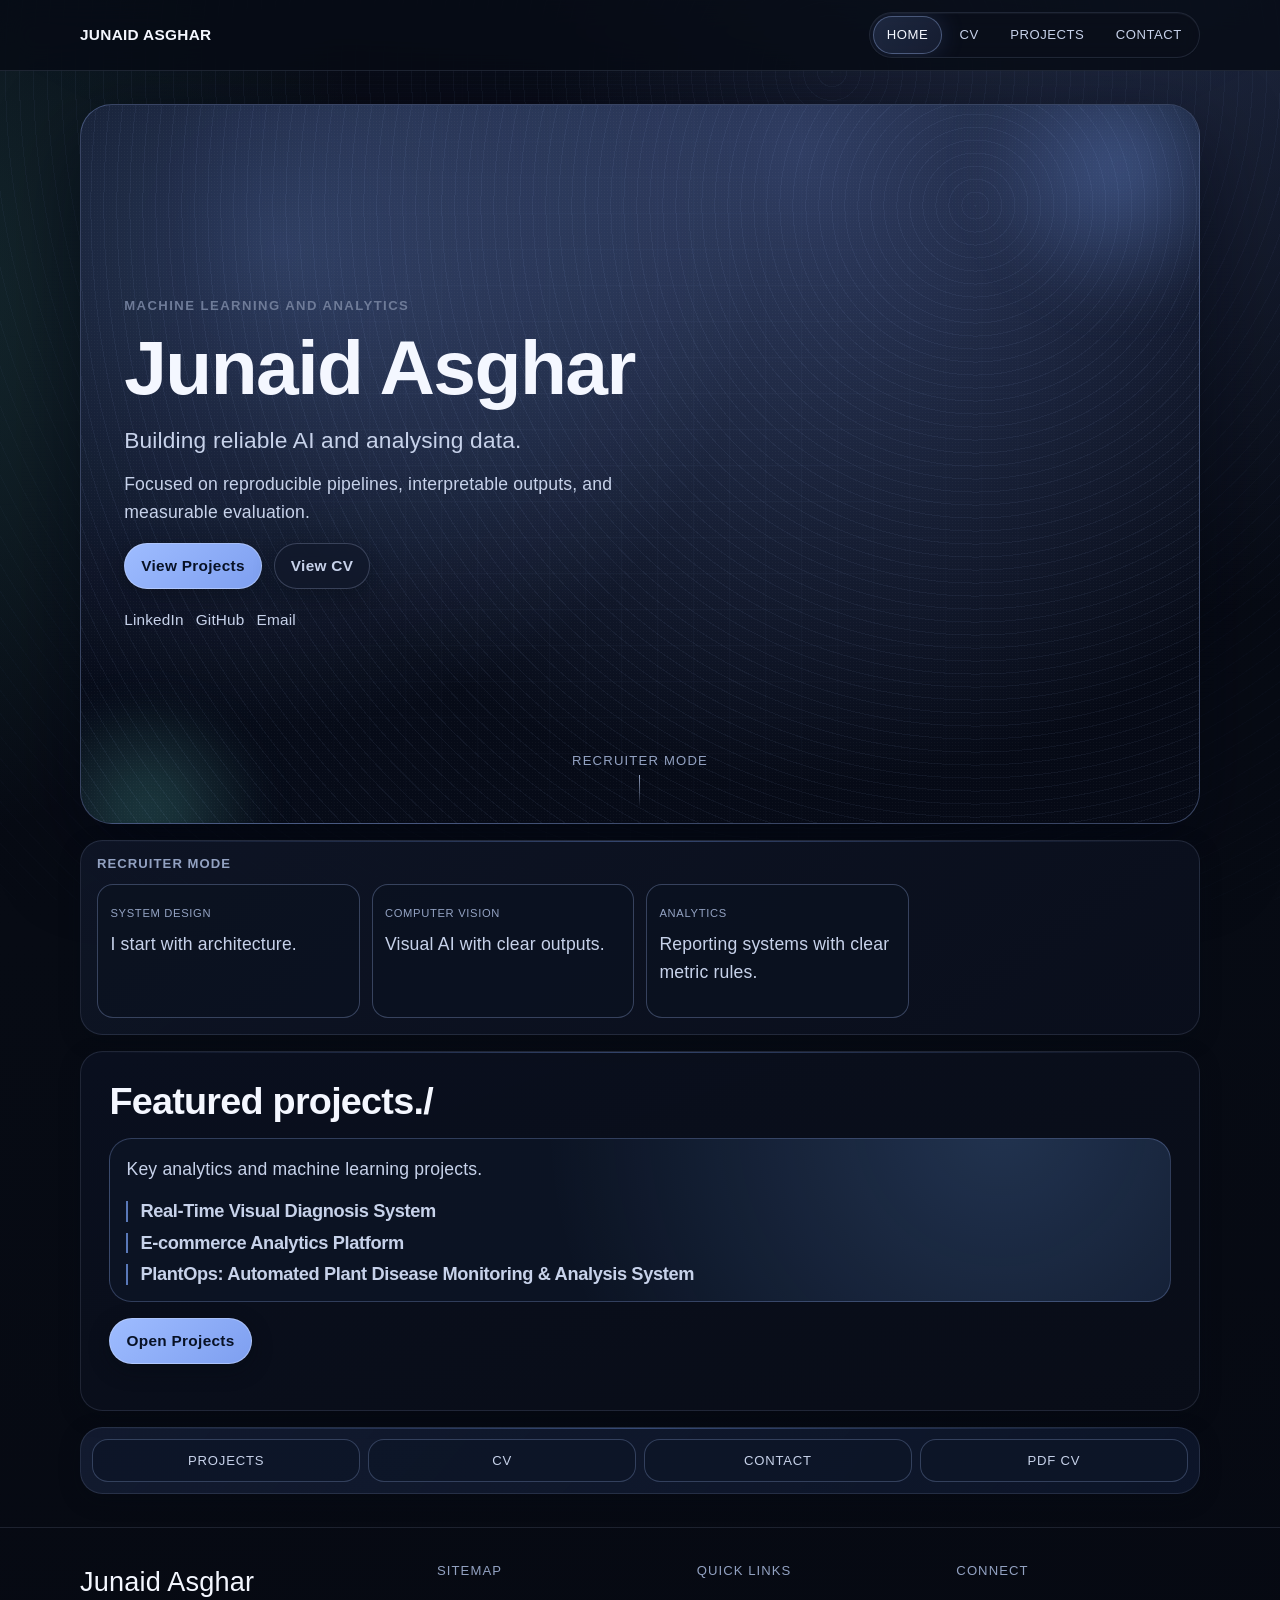
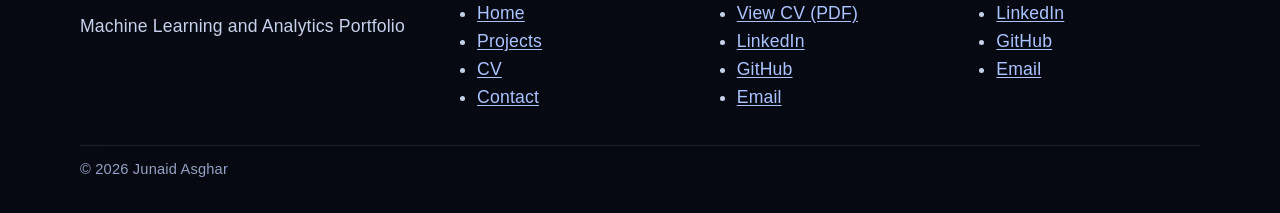
<file: index.html>
<!doctype html>
<html lang="en">
<head>
  <meta charset="utf-8" />
  <meta name="viewport" content="width=device-width,initial-scale=1" />
  <title>Junaid Asghar | Machine Learning and Analytics Portfolio</title>
  <meta name="description" content="Portfolio of Junaid Asghar, machine learning and analytics practitioner focused on machine learning systems, analytics, and applied AI delivery." />
  <meta property="og:title" content="Junaid Asghar | Machine Learning and Analytics Portfolio" />
  <meta property="og:description" content="Portfolio of Junaid Asghar, machine learning and analytics practitioner focused on machine learning systems, analytics, and applied AI delivery." />
  <meta property="og:type" content="website" />
  <meta property="og:url" content="https://jasgh14.github.io/index.html" />
  <meta property="og:site_name" content="Junaid Asghar Portfolio" />
  <meta name="twitter:card" content="summary_large_image" />
  <meta name="twitter:title" content="Junaid Asghar | Machine Learning and Analytics Portfolio" />
  <meta name="twitter:description" content="Portfolio of Junaid Asghar, machine learning and analytics practitioner focused on machine learning systems, analytics, and applied AI delivery." />
  <link rel="canonical" href="https://jasgh14.github.io/index.html" />
  <link rel="stylesheet" href="assets/css/theme.css" />
  <link rel="stylesheet" href="assets/css/base.css" />
  <link rel="stylesheet" href="assets/css/layout.css" />
  <link rel="stylesheet" href="assets/css/components.css" />
  <link rel="stylesheet" href="assets/css/utilities.css" />
  <link rel="stylesheet" href="assets/css/animations.css" />
  <link rel="stylesheet" href="assets/css/pages/home.css" />

  <script type="application/ld+json">
    {
      "@context": "https://schema.org",
      "@type": "Person",
      "name": "Junaid Asghar",
      "url": "https://jasgh14.github.io/index.html",
      "sameAs": [
        "https://www.linkedin.com/in/junaid-asghar453/",
        "https://github.com/jasgh14"
      ],
      "email": "Junaid453@outlook.com"
    }
  </script>
</head>
<body class="page-home">
  <a class="skip-link" href="#main-content">Skip to main content</a>
  <header class="site-header" data-site-header></header>

  <main id="main-content" class="site-main container">
    <section id="hero" class="hero hero--cinematic" data-reveal>
      <div class="hero__backdrop" aria-hidden="true">
        <span class="hero__grain"></span>
        <span class="hero__glow hero__glow--one"></span>
        <span class="hero__glow hero__glow--two"></span>
        <span class="hero__grid"></span>
      </div>

      <div class="hero__content">
        <p class="eyebrow hero__kicker" data-stagger data-hero-kicker>Machine Learning and Analytics</p>
        <h1 class="hero__name" data-stagger data-hero-name>Junaid Asghar</h1>
        <p class="hero__title" data-stagger data-hero-title>
          ML, analytics, and applied AI systems for practical technical delivery.
        </p>
        <p class="hero__intro muted" data-stagger data-hero-intro>
          I build dependable workflows that connect model development, evaluation, and user-facing outputs.
        </p>

        <div class="hero__cta" data-stagger>
          <a class="button button--cta" href="projects.html">View Projects</a>
          <a class="button button--ghost button--cta" href="assets/JunaidAsgharCV.pdf" target="_blank" rel="noreferrer" aria-label="View CV PDF (opens in a new tab)">View CV</a>
        </div>

        <ul class="hero__social" aria-label="Social links" data-stagger>
          <li><a href="https://www.linkedin.com/in/junaid-asghar453/" target="_blank" rel="noreferrer" aria-label="LinkedIn profile (opens in a new tab)">LinkedIn</a></li>
          <li><a href="https://github.com/jasgh14" target="_blank" rel="noreferrer" aria-label="GitHub profile (opens in a new tab)">GitHub</a></li>
          <li><a href="mailto:Junaid453@outlook.com" aria-label="Send email to Junaid Asghar">Email</a></li>
        </ul>
      </div>

      <a class="hero__scroll-cue" href="#recruiter-mode" aria-label="Scroll to Recruiter Mode">
        <span>Recruiter Mode</span>
      </a>
    </section>

    <section id="recruiter-mode" class="page-section recruiter-mode" data-reveal aria-labelledby="recruiter-mode-title">
      <h2 id="recruiter-mode-title">Recruiter Mode</h2>
      <ul class="recruiter-mode__list" data-home-focus></ul>
    </section>

    <section id="featured-preview" class="page-section featured-preview" data-reveal aria-labelledby="featured-preview-title">
      <div class="featured-preview__header">
        <h2 id="featured-preview-title">Featured projects./</h2>
      </div>
      <div class="featured-preview__panel" data-home-projects></div>
      <p class="featured-preview__cta"><a class="button button--cta" href="projects.html">Open Projects</a></p>
    </section>

    <nav id="home-dock" class="page-section quick-jump-dock" data-reveal aria-label="Quick jump links">
      <a href="projects.html"><span>Projects</span></a>
      <a href="cv.html"><span>CV</span></a>
      <a href="contact.html"><span>Contact</span></a>
      <a href="assets/JunaidAsgharCV.pdf" target="_blank" rel="noreferrer"><span>PDF CV</span></a>
    </nav>
  </main>

  <footer class="site-footer" data-site-footer></footer>

  <script type="module" src="assets/js/main.js"></script>
  <script type="module">
    import { renderHomePage } from "./assets/js/home.js";
    renderHomePage();
  </script>
</body>
</html>
</file>
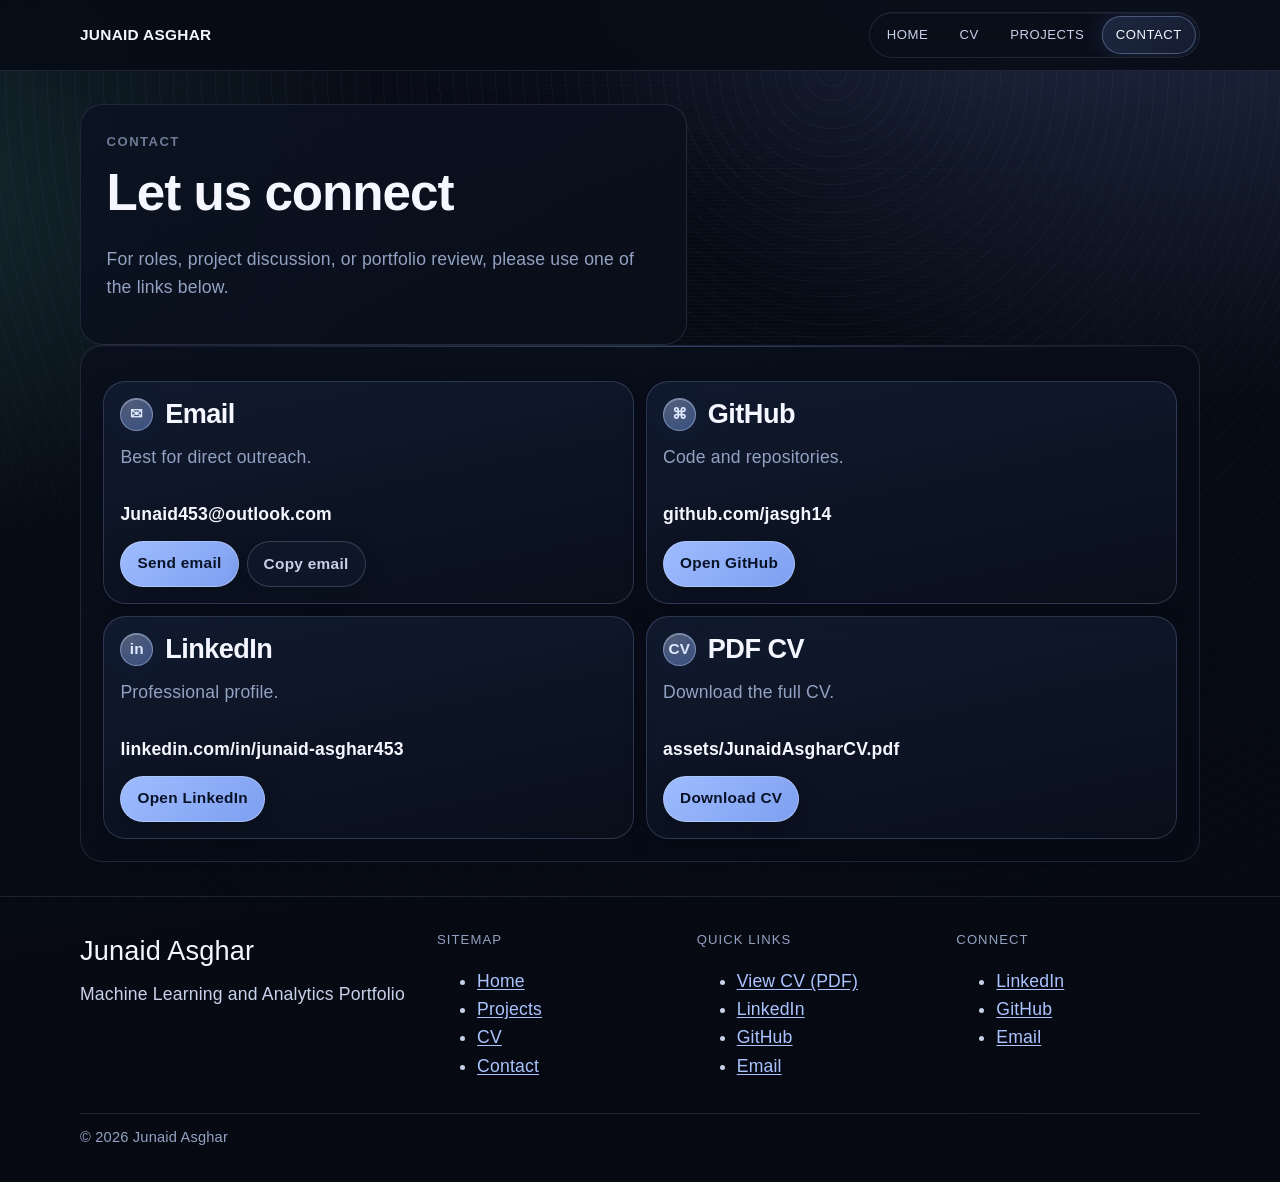
<file: contact.html>
<!doctype html>
<html lang="en">
<head>
  <meta charset="utf-8" />
  <meta name="viewport" content="width=device-width,initial-scale=1" />
  <title>Junaid Asghar | Contact</title>
  <meta name="description" content="Direct contact links for Junaid Asghar, including email, GitHub, LinkedIn, and CV download." />
  <meta property="og:title" content="Junaid Asghar | Contact" />
  <meta property="og:description" content="Direct contact links for Junaid Asghar, including email, GitHub, LinkedIn, and CV download." />
  <meta property="og:type" content="website" />
  <meta property="og:url" content="https://jasgh14.github.io/contact.html" />
  <meta property="og:site_name" content="Junaid Asghar Portfolio" />
  <meta name="twitter:card" content="summary_large_image" />
  <meta name="twitter:title" content="Junaid Asghar | Contact" />
  <meta name="twitter:description" content="Direct contact links for Junaid Asghar, including email, GitHub, LinkedIn, and CV download." />
  <link rel="canonical" href="https://jasgh14.github.io/contact.html" />
  <link rel="stylesheet" href="assets/css/theme.css" />
  <link rel="stylesheet" href="assets/css/base.css" />
  <link rel="stylesheet" href="assets/css/layout.css" />
  <link rel="stylesheet" href="assets/css/components.css" />
  <link rel="stylesheet" href="assets/css/utilities.css" />
  <link rel="stylesheet" href="assets/css/animations.css" />
  <link rel="stylesheet" href="assets/css/pages/contact.css" />
</head>
<body class="page-contact">
  <a class="skip-link" href="#main-content">Skip to main content</a>
  <header class="site-header" data-site-header></header>

  <main id="main-content" class="site-main container">
    <section class="page-section contact-hero stack" data-reveal>
      <p class="eyebrow">Contact</p>
      <h1>Let us connect</h1>
      <p class="muted" data-contact-intro></p>
    </section>

    <section class="page-section contact-panel stack" data-reveal>
      <h2 class="sr-only">Contact links</h2>
      <div class="contact-cards" data-contact-cards></div>
    </section>
  </main>

  <div class="copy-toast" role="status" aria-live="polite" data-copy-toast hidden></div>

  <footer class="site-footer" data-site-footer></footer>

  <script type="module" src="assets/js/main.js"></script>
  <script type="module">
    import { renderContactPage } from "./assets/js/contact.js";
    renderContactPage();
  </script>
</body>
</html>
</file>
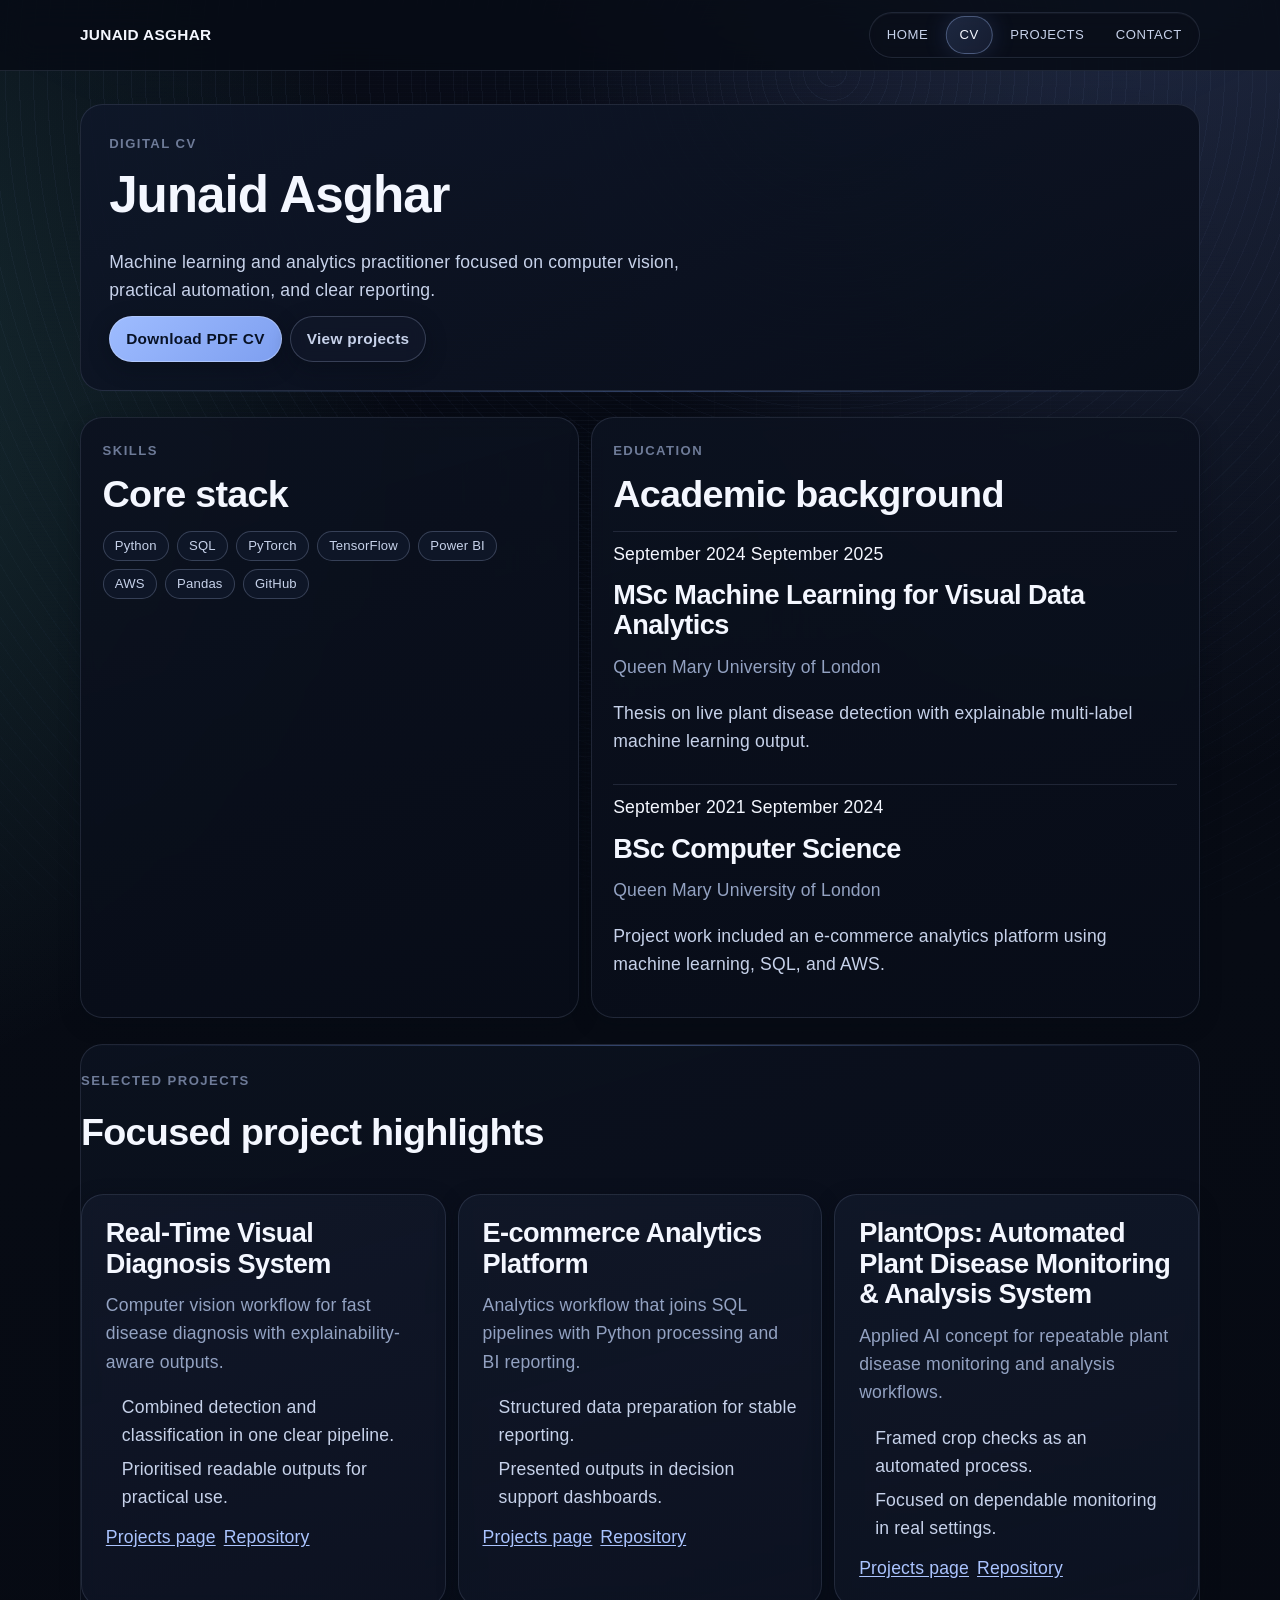
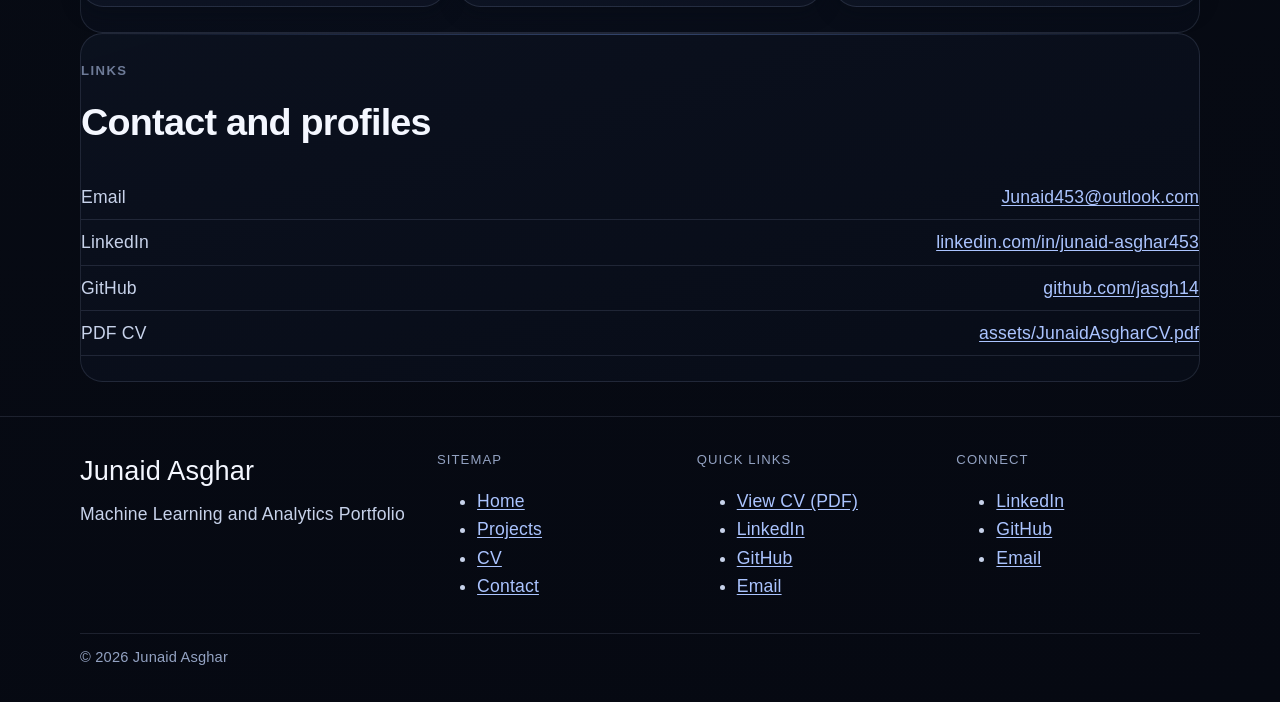
<file: cv.html>
<!doctype html>
<html lang="en">
<head>
  <meta charset="utf-8" />
  <meta name="viewport" content="width=device-width,initial-scale=1" />
  <title>Junaid Asghar | CV and Technical Profile</title>
  <meta name="description" content="Concise digital CV for Junaid Asghar with summary, skills, education, selected projects, and direct links." />
  <meta property="og:title" content="Junaid Asghar | CV and Technical Profile" />
  <meta property="og:description" content="Concise digital CV for Junaid Asghar with summary, skills, education, selected projects, and direct links." />
  <meta property="og:type" content="profile" />
  <meta property="og:url" content="https://jasgh14.github.io/cv.html" />
  <meta property="og:site_name" content="Junaid Asghar Portfolio" />
  <meta name="twitter:card" content="summary_large_image" />
  <meta name="twitter:title" content="Junaid Asghar | CV and Technical Profile" />
  <meta name="twitter:description" content="Concise digital CV for Junaid Asghar with summary, skills, education, selected projects, and direct links." />
  <link rel="canonical" href="https://jasgh14.github.io/cv.html" />
  <link rel="stylesheet" href="assets/css/theme.css" />
  <link rel="stylesheet" href="assets/css/base.css" />
  <link rel="stylesheet" href="assets/css/layout.css" />
  <link rel="stylesheet" href="assets/css/components.css" />
  <link rel="stylesheet" href="assets/css/utilities.css" />
  <link rel="stylesheet" href="assets/css/animations.css" />
  <link rel="stylesheet" href="assets/css/pages/cv.css" />
</head>
<body class="page-cv">
  <a class="skip-link" href="#main-content">Skip to main content</a>
  <header class="site-header" data-site-header></header>

  <main id="main-content" class="site-main container">
    <section id="cv-summary" class="page-section cv-hero stack" data-reveal>
      <p class="eyebrow">Digital CV</p>
      <h1>Junaid Asghar</h1>
      <p class="cv-hero__summary" data-cv-summary></p>
      <div class="cv-hero__actions">
        <a class="button" href="assets/JunaidAsgharCV.pdf" target="_blank" rel="noreferrer" aria-label="Download PDF CV (opens in a new tab)">Download PDF CV</a>
        <a class="button button--ghost" href="projects.html">View projects</a>
      </div>
    </section>

    <section id="cv-core" class="page-section cv-core-grid" data-reveal>
      <article class="card stack" aria-labelledby="skills-title">
        <p class="eyebrow">Skills</p>
        <h2 id="skills-title">Core stack</h2>
        <ul class="tag-list" data-cv-tools></ul>
      </article>

      <article class="card stack" aria-labelledby="education-title">
        <p class="eyebrow">Education</p>
        <h2 id="education-title">Academic background</h2>
        <div class="cv-education-list" data-cv-education></div>
      </article>
    </section>

    <section id="cv-projects" class="page-section stack" data-reveal>
      <div class="section-header">
        <p class="eyebrow">Selected projects</p>
        <h2>Focused project highlights</h2>
      </div>
      <div class="cv-project-grid" data-cv-projects></div>
    </section>

    <section id="cv-links" class="page-section stack" data-reveal>
      <div class="section-header">
        <p class="eyebrow">Links</p>
        <h2>Contact and profiles</h2>
      </div>
      <ul class="cv-link-list" data-cv-links></ul>
    </section>
  </main>

  <footer class="site-footer" data-site-footer></footer>

  <script type="module" src="assets/js/main.js"></script>
  <script type="module">
    import { renderCvPage } from "./assets/js/cv.js";
    renderCvPage();
  </script>
</body>
</html>
</file>
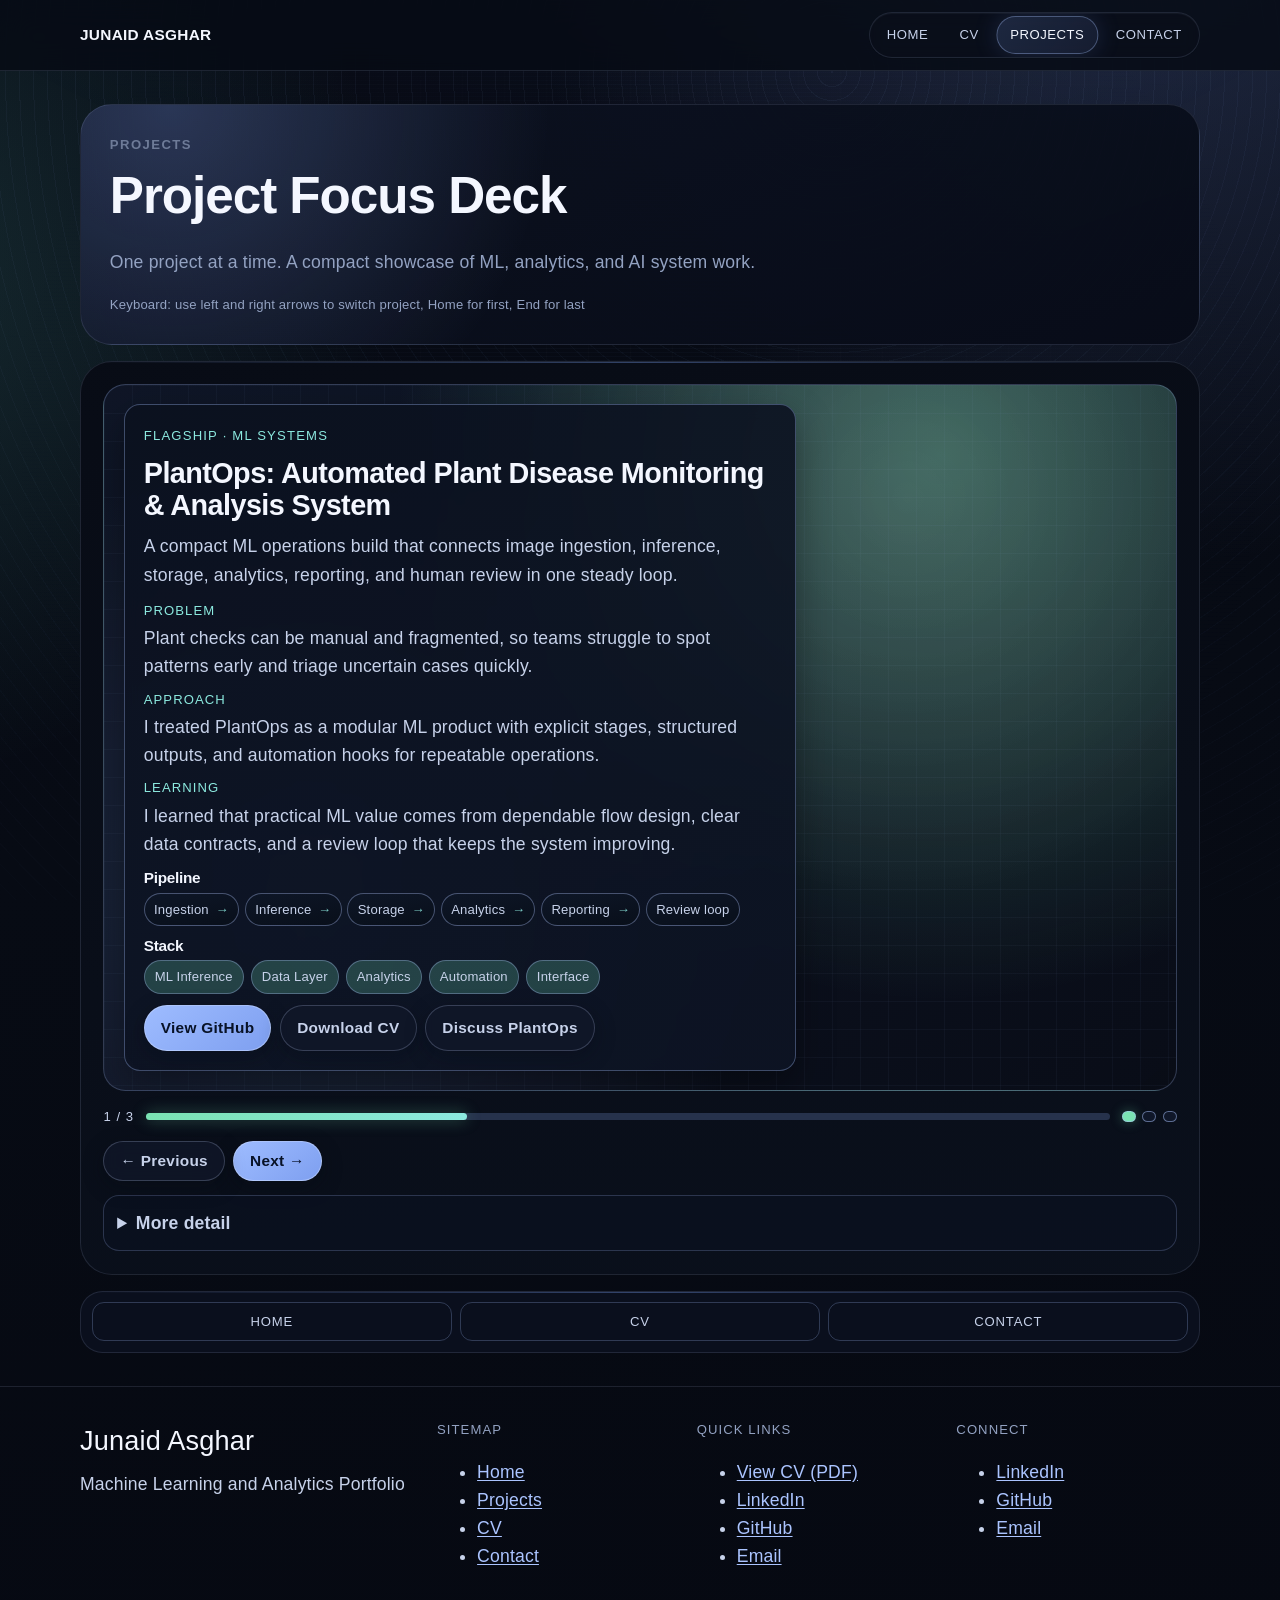
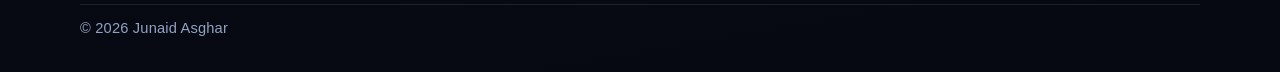
<file: projects.html>
<!doctype html>
<html lang="en">
<head>
  <meta charset="utf-8" />
  <meta name="viewport" content="width=device-width,initial-scale=1" />
  <title>Junaid Asghar | Project Focus Deck</title>
  <meta name="description" content="Explore three focused projects in a cinematic deck: Real-Time Visual Diagnosis System, E-commerce Analytics Platform, and PlantOps: Automated Plant Disease Monitoring & Analysis System." />
  <meta property="og:title" content="Junaid Asghar | Project Focus Deck" />
  <meta property="og:description" content="Explore three focused projects in a cinematic deck: Real-Time Visual Diagnosis System, E-commerce Analytics Platform, and PlantOps: Automated Plant Disease Monitoring & Analysis System." />
  <meta property="og:type" content="article" />
  <meta property="og:url" content="https://jasgh14.github.io/projects.html" />
  <meta property="og:site_name" content="Junaid Asghar Portfolio" />
  <meta name="twitter:card" content="summary_large_image" />
  <meta name="twitter:title" content="Junaid Asghar | Project Focus Deck" />
  <meta name="twitter:description" content="Explore three focused projects in a cinematic deck: Real-Time Visual Diagnosis System, E-commerce Analytics Platform, and PlantOps: Automated Plant Disease Monitoring & Analysis System." />
  <link rel="canonical" href="https://jasgh14.github.io/projects.html" />
  <link rel="stylesheet" href="assets/css/theme.css" />
  <link rel="stylesheet" href="assets/css/base.css" />
  <link rel="stylesheet" href="assets/css/layout.css" />
  <link rel="stylesheet" href="assets/css/components.css" />
  <link rel="stylesheet" href="assets/css/utilities.css" />
  <link rel="stylesheet" href="assets/css/animations.css" />
  <link rel="stylesheet" href="assets/css/pages/projects.css" />
</head>
<body class="page-projects">
  <a class="skip-link" href="#main-content">Skip to main content</a>
  <header class="site-header" data-site-header></header>

  <main id="main-content" class="site-main container">
    <section class="page-section projects-hero stack" data-reveal>
      <p class="eyebrow">Projects</p>
      <h1>Project Focus Deck</h1>
      <p class="muted">One project at a time. A compact showcase of ML, analytics, and AI system work.</p>
      <p class="projects-hero__hint" id="projects-hint">Keyboard: use left and right arrows to switch project, Home for first, End for last</p>
    </section>

    <section
      class="page-section projects-deck"
      data-project-deck
      data-mood="diagnosis"
      role="region"
      aria-roledescription="carousel"
      aria-label="Project Focus Deck"
      aria-describedby="projects-hint"
      data-reveal
    >
      <h2 class="sr-only">Featured projects</h2>

      <div class="projects-deck__visual" data-deck-visual tabindex="0" aria-label="Project visual area. Use arrow keys, Home, and End for navigation.">
        <div class="projects-deck__texture" aria-hidden="true"></div>

        <article class="project-focus-card" data-project-panel>
          <p class="project-focus-card__eyebrow" data-project-eyebrow>Loading project</p>
          <h3 class="project-focus-card__title" data-project-name>Loading project</h3>
          <p class="project-focus-card__summary" data-project-summary>Loading summary</p>

          <dl class="project-focus-card__core">
            <div>
              <dt>Problem</dt>
              <dd data-project-problem>Loading</dd>
            </div>
            <div>
              <dt>Approach</dt>
              <dd data-project-approach>Loading</dd>
            </div>
            <div>
              <dt>Learning</dt>
              <dd data-project-learning>Loading</dd>
            </div>
          </dl>

          <section class="project-focus-card__pipeline" aria-label="Project pipeline">
            <h4>Pipeline</h4>
            <ol data-project-pipeline>
              <li>Loading pipeline</li>
            </ol>
          </section>

          <section class="project-focus-card__stack" aria-label="Project stack">
            <h4>Stack</h4>
            <ul data-project-stack>
              <li>Loading stack</li>
            </ul>
          </section>

          <div class="project-focus-card__cta" data-project-cta></div>
        </article>
      </div>

      <div class="projects-deck__rail">
        <p class="projects-deck__count" data-progress-count>1 / 3</p>
        <div class="projects-deck__track" aria-hidden="true">
          <span class="projects-deck__bar" data-progress-bar></span>
        </div>
        <div class="projects-deck__dots" data-project-nav aria-label="Project selector"></div>
      </div>

      <div class="projects-deck__controls">
        <button class="button button--ghost" type="button" data-prev aria-label="Show previous project">← Previous</button>
        <button class="button" type="button" data-next aria-label="Show next project">Next →</button>
      </div>

      <details class="projects-deck__details" data-project-details>
        <summary>More detail</summary>
        <div class="projects-deck__details-grid">
          <section>
            <h4>System direction</h4>
            <p data-project-system-direction>Loading detail</p>
          </section>
          <section>
            <h4>Delivery flow</h4>
            <p data-project-delivery-flow>Loading detail</p>
          </section>
        </div>
      </details>

      <p class="sr-only" aria-live="polite" data-project-live></p>
    </section>

    <nav class="page-section project-quick-jump" data-reveal aria-label="Project quick links">
      <a href="index.html">Home</a>
      <a href="cv.html">CV</a>
      <a href="contact.html">Contact</a>
    </nav>
  </main>

  <footer class="site-footer" data-site-footer></footer>

  <script type="module" src="assets/js/main.js"></script>
  <script type="module">
    import { renderProjectsPage } from "./assets/js/projects-page.js";
    renderProjectsPage();
  </script>
</body>
</html>
</file>
<file: assets/css/theme.css>
:root {
  color-scheme: dark;

  /* Core backgrounds */
  --color-bg-canvas: #04050a;
  --color-bg: #070a12;
  --color-bg-elevated: #0b1020;

  /* Surface layers */
  --color-surface-1: rgba(18, 25, 42, 0.72);
  --color-surface-2: rgba(24, 33, 56, 0.8);
  --color-surface-3: rgba(32, 42, 70, 0.86);
  --color-surface-solid: #131a2d;

  /* Legacy aliases */
  --color-surface: var(--color-surface-1);
  --color-muted: var(--color-text-muted);

  /* Text hierarchy */
  --color-text: #f4f7ff;
  --color-text-soft: #c7d2ea;
  --color-text-muted: #93a2c2;
  --color-text-subtle: #6e7b98;

  /* Accent system */
  --color-accent: #87a8ff;
  --color-accent-strong: #abc4ff;
  --color-accent-emphasis: #6ee3d1;
  --color-accent-glow: rgba(127, 168, 255, 0.36);

  /* Borders and dividers */
  --color-border-soft: rgba(198, 214, 255, 0.12);
  --color-border: rgba(198, 214, 255, 0.22);
  --color-border-strong: rgba(205, 219, 255, 0.35);
  --color-divider: linear-gradient(90deg, rgba(127, 168, 255, 0), rgba(127, 168, 255, 0.35), rgba(127, 168, 255, 0));

  /* Shadows and glow */
  --shadow-sm: 0 6px 20px rgba(6, 10, 20, 0.36);
  --shadow-md: 0 14px 38px rgba(4, 8, 20, 0.42);
  --shadow-lg: 0 30px 80px rgba(1, 5, 17, 0.56);
  --shadow-glow: 0 0 0 1px rgba(153, 187, 255, 0.18), 0 0 32px rgba(127, 168, 255, 0.16);

  /* Blur and glass */
  --glass-blur-sm: blur(8px);
  --glass-blur-md: blur(16px);
  --glass-border: linear-gradient(135deg, rgba(255, 255, 255, 0.26), rgba(255, 255, 255, 0.04));

  /* Spacing scale */
  --space-1: 0.25rem;
  --space-2: 0.5rem;
  --space-3: 0.75rem;
  --space-4: 1rem;
  --space-5: 1.5rem;
  --space-6: 2rem;
  --space-7: 3rem;
  --space-8: 4rem;
  --space-9: 5rem;
  --space-10: 7rem;

  /* Radius scale */
  --radius-2xs: 0.35rem;
  --radius-xs: 0.5rem;
  --radius-sm: 0.75rem;
  --radius-md: 1rem;
  --radius-lg: 1.4rem;
  --radius-xl: 2rem;
  --radius-pill: 999px;

  /* Typography scale */
  --font-sans: "Inter", "Manrope", "Satoshi", "Segoe UI", Roboto, Arial, sans-serif;
  --font-display: "Sora", "Plus Jakarta Sans", "Avenir Next", "Inter", sans-serif;
  --font-mono: ui-monospace, SFMono-Regular, Menlo, Monaco, Consolas, "Liberation Mono", monospace;

  --text-xs: clamp(0.75rem, 0.72rem + 0.14vw, 0.82rem);
  --text-sm: clamp(0.875rem, 0.84rem + 0.18vw, 0.96rem);
  --text-base: clamp(1rem, 0.96rem + 0.24vw, 1.1rem);
  --text-md: clamp(1.125rem, 1.05rem + 0.35vw, 1.3rem);
  --text-lg: clamp(1.35rem, 1.2rem + 0.62vw, 1.7rem);
  --text-xl: clamp(1.7rem, 1.4rem + 1.2vw, 2.4rem);
  --text-2xl: clamp(2.2rem, 1.8rem + 2vw, 3.2rem);

  --leading-tight: 1.12;
  --leading-base: 1.6;
  --leading-relaxed: 1.75;

  /* Containers */
  --container-narrow: 760px;
  --container-base: 1120px;
  --container-wide: 1320px;

  /* Motion */
  --duration-instant: 80ms;
  --duration-fast: 160ms;
  --duration-base: 260ms;
  --duration-slow: 480ms;
  --duration-glide: 720ms;
  --easing-standard: cubic-bezier(0.2, 0.72, 0.22, 1);
  --easing-emphasis: cubic-bezier(0.22, 1, 0.36, 1);

  --focus-ring: 0 0 0 2px rgba(8, 11, 20, 0.95), 0 0 0 4px rgba(171, 196, 255, 0.78);
}
</file>
<file: assets/css/base.css>
*,
*::before,
*::after {
  box-sizing: border-box;
}

html {
  scroll-behavior: smooth;
}

body {
  margin: 0;
  min-height: 100vh;
  background:
    radial-gradient(72% 58% at 92% -8%, rgba(135, 168, 255, 0.22), transparent 72%),
    radial-gradient(58% 42% at -12% 16%, rgba(110, 227, 209, 0.16), transparent 74%),
    linear-gradient(170deg, #060913 0%, #070b14 46%, #060912 100%);
  color: var(--color-text);
  font-family: var(--font-sans);
  font-size: var(--text-base);
  line-height: var(--leading-base);
  letter-spacing: 0.01em;
  position: relative;
}

body::before,
body::after {
  content: "";
  position: fixed;
  inset: 0;
  pointer-events: none;
  z-index: -1;
}

body::before {
  background:
    radial-gradient(100% 70% at 50% -20%, rgba(171, 196, 255, 0.16), transparent 66%),
    repeating-radial-gradient(circle at 65% 8%, rgba(134, 161, 222, 0.13) 0 1px, transparent 1px 14px);
  opacity: 0.44;
  mask-image: linear-gradient(180deg, black, rgba(0, 0, 0, 0.35));
}

body::after {
  background-image:
    linear-gradient(rgba(255, 255, 255, 0.018) 1px, transparent 1px),
    linear-gradient(90deg, rgba(255, 255, 255, 0.018) 1px, transparent 1px),
    repeating-linear-gradient(180deg, rgba(161, 186, 242, 0.045), rgba(161, 186, 242, 0.045) 1px, transparent 1px, transparent 4px);
  background-size: 42px 42px, 42px 42px, 100% 4px;
  mask-image: radial-gradient(circle at center, black 22%, transparent 88%);
  opacity: 0.7;
}

img {
  max-width: 100%;
  display: block;
}

a {
  color: var(--color-accent-strong);
  text-underline-offset: 0.14em;
}

a:hover {
  color: var(--color-text);
}

a:focus-visible,
button:focus-visible,
[role="button"]:focus-visible,
[tabindex]:focus-visible {
  outline: none;
  box-shadow: var(--focus-ring);
}

h1,
h2,
h3,
h4,
p {
  margin-top: 0;
}

h1,
h2,
h3,
h4 {
  font-family: var(--font-display);
  letter-spacing: -0.02em;
  line-height: var(--leading-tight);
}

h1 {
  font-size: var(--text-2xl);
  margin-bottom: var(--space-5);
}

h2 {
  font-size: var(--text-xl);
  margin-bottom: var(--space-4);
}

h3 {
  font-size: var(--text-lg);
  margin-bottom: var(--space-3);
}

h4 {
  font-size: var(--text-md);
  margin-bottom: var(--space-2);
}

p,
li {
  color: var(--color-text-soft);
}

main {
  min-height: 60vh;
}

@media (max-width: 700px) {
  body {
    background:
      radial-gradient(82% 54% at 86% -8%, rgba(135, 168, 255, 0.16), transparent 72%),
      radial-gradient(68% 42% at -18% 24%, rgba(110, 227, 209, 0.12), transparent 72%),
      linear-gradient(180deg, #080d18, #060913);
  }

  body::before {
    opacity: 0.34;
  }

  body::after {
    opacity: 0.48;
  }
}

@media (prefers-reduced-motion: reduce) {
  html {
    scroll-behavior: auto;
  }
}
</file>
<file: assets/css/layout.css>
.container,
.container--base {
  width: min(var(--container-base), calc(100% - 2.2rem));
  margin-inline: auto;
}

.container--narrow {
  width: min(var(--container-narrow), calc(100% - 2.2rem));
  margin-inline: auto;
}

.container--wide {
  width: min(var(--container-wide), calc(100% - 2.2rem));
  margin-inline: auto;
}

.site-header {
  border-bottom: 1px solid var(--color-border-soft);
  background: rgba(7, 11, 21, 0.84);
  backdrop-filter: var(--glass-blur-md);
  position: sticky;
  top: 0;
  z-index: 20;
}

.site-header__inner {
  display: flex;
  align-items: center;
  justify-content: space-between;
  gap: var(--space-4);
  padding-block: 0.72rem;
}

.site-main {
  padding-block: clamp(2rem, 2.6vw, 3.5rem);
}

.page-section {
  position: relative;
  padding-block: clamp(1.35rem, 2vw, 2.5rem);
}

.page-section::before {
  content: "";
  position: absolute;
  top: 0;
  left: 0;
  right: 0;
  height: 1px;
  background: var(--color-divider);
}

.page-section:first-child {
  padding-top: 0;
}

.page-section:first-child::before {
  display: none;
}

.section-shell {
  border: 1px solid var(--color-border-soft);
  background: var(--color-surface-1);
  backdrop-filter: var(--glass-blur-sm);
  border-radius: var(--radius-lg);
  padding: clamp(1.2rem, 1rem + 1vw, 2rem);
  box-shadow: var(--shadow-sm);
}

.site-footer {
  border-top: 1px solid var(--color-border-soft);
  padding-block: var(--space-6);
  color: var(--color-text-muted);
}

.footer-shell {
  display: grid;
  gap: var(--space-4);
  grid-template-columns: minmax(0, 1.4fr) repeat(3, minmax(0, 1fr));
  align-items: start;
}

.footer-shell__name {
  margin: 0;
  font-family: var(--font-display);
  font-size: var(--text-lg);
  color: var(--color-text);
}

.footer-shell__title {
  margin: var(--space-2) 0 0;
}

.footer-shell__heading {
  margin: 0 0 var(--space-2);
  font-size: var(--text-xs);
  color: var(--color-text-muted);
  letter-spacing: 0.08em;
  text-transform: uppercase;
}

.footer-shell__legal {
  grid-column: 1 / -1;
  border-top: 1px solid var(--color-border-soft);
  padding-top: var(--space-3);
}

.grid-2,
.grid-3,
.grid-4 {
  display: grid;
  gap: var(--space-5);
}

.grid-2 { grid-template-columns: repeat(2, minmax(0, 1fr)); }
.grid-3 { grid-template-columns: repeat(3, minmax(0, 1fr)); }
.grid-4 { grid-template-columns: repeat(4, minmax(0, 1fr)); }

.section-header {
  display: grid;
  gap: var(--space-3);
  margin-bottom: var(--space-5);
  max-width: 68ch;
}

@media (max-width: 900px) {
  .site-main { padding-block: var(--space-6); }
  .grid-2, .grid-3, .grid-4 { grid-template-columns: 1fr; gap: var(--space-4); }
  .footer-shell { grid-template-columns: repeat(2, minmax(0, 1fr)); }
  .footer-shell__brand, .footer-shell__legal { grid-column: 1 / -1; }
}

@media (max-width: 640px) {
  .container,
  .container--base,
  .container--narrow,
  .container--wide {
    width: calc(100% - 1.2rem);
  }

  .site-main { padding-block: var(--space-5); }
  .page-section { padding-block: var(--space-5); }
  .footer-shell { grid-template-columns: 1fr; }
}
</file>
<file: assets/css/components.css>
.skip-link {
  position: absolute;
  left: -999px;
  top: auto;
}

.skip-link:focus-visible {
  left: 1rem;
  top: 1rem;
  background: linear-gradient(140deg, var(--color-accent-strong), #c6d7ff);
  color: #07101f;
  font-weight: 700;
  padding: 0.6rem 0.85rem;
  border-radius: var(--radius-xs);
  z-index: 40;
}

.brand {
  color: var(--color-text);
  text-decoration: none;
  font-weight: 700;
  font-family: var(--font-display);
  letter-spacing: 0.02em;
  text-transform: uppercase;
  font-size: var(--text-sm);
}

.site-nav {
  display: flex;
  align-items: center;
  gap: var(--space-2);
}

.nav-toggle {
  display: none;
  min-height: 2.6rem;
  min-width: 2.6rem;
  border: 1px solid var(--color-border);
  border-radius: var(--radius-pill);
  background: rgba(17, 24, 41, 0.9);
  color: var(--color-text);
  padding: 0.5rem 0.75rem;
}

.nav-links-wrap {
  position: relative;
  border: 1px solid var(--color-border-soft);
  background: rgba(10, 15, 28, 0.8);
  border-radius: var(--radius-pill);
  padding: 0.2rem;
  backdrop-filter: var(--glass-blur-sm);
  box-shadow: inset 0 1px 0 rgba(255, 255, 255, 0.04);
  overflow: hidden;
}

.nav-links {
  display: flex;
  list-style: none;
  margin: 0;
  padding: 0;
  gap: 0.2rem;
}

.nav-indicator {
  --indicator-x: 0px;
  --indicator-w: 0px;
  position: absolute;
  left: 0;
  bottom: 0.2rem;
  height: calc(100% - 0.4rem);
  width: var(--indicator-w);
  transform: translateX(var(--indicator-x));
  border-radius: var(--radius-pill);
  background: linear-gradient(130deg, rgba(136, 169, 255, 0.17), rgba(136, 169, 255, 0.1));
  border: 1px solid rgba(171, 196, 255, 0.34);
  box-shadow: 0 0 24px rgba(135, 168, 255, 0.17);
  opacity: 0;
  pointer-events: none;
  z-index: 0;
  transition: transform var(--duration-base) var(--easing-emphasis), width var(--duration-base) var(--easing-emphasis), opacity var(--duration-fast) var(--easing-standard);
}

.nav-indicator.is-visible {
  opacity: 1;
}

.nav-links a {
  position: relative;
  z-index: 1;
  color: var(--color-text-soft);
  text-decoration: none;
  display: inline-flex;
  align-items: center;
  justify-content: center;
  padding: 0.52rem 0.88rem;
  min-height: 2.4rem;
  border-radius: var(--radius-pill);
  font-size: var(--text-xs);
  letter-spacing: 0.04em;
  text-transform: uppercase;
  transition: color var(--duration-fast) var(--easing-standard), background-color var(--duration-fast) var(--easing-standard);
}

.nav-links a:hover,
.nav-links a[aria-current="page"] {
  color: var(--color-text);
}

.nav-links a:focus-visible {
  color: var(--color-text);
}

.button {
  --button-bg: linear-gradient(140deg, #9ebcff, #7e9ff0);
  --button-text: #081226;

  display: inline-flex;
  align-items: center;
  justify-content: center;
  gap: 0.45rem;
  padding: 0.62rem 1rem;
  border-radius: var(--radius-pill);
  border: 1px solid rgba(203, 219, 255, 0.5);
  background: var(--button-bg);
  color: var(--button-text);
  text-decoration: none;
  font-weight: 700;
  font-size: var(--text-sm);
  letter-spacing: 0.02em;
  box-shadow: var(--shadow-sm);
  transition: transform var(--duration-fast) var(--easing-emphasis), box-shadow var(--duration-base) var(--easing-standard), filter var(--duration-fast) var(--easing-standard);
}

.button:hover {
  transform: translateY(-1px);
  box-shadow: var(--shadow-md), var(--shadow-glow);
}

.button--ghost {
  --button-bg: rgba(17, 24, 42, 0.72);
  --button-text: var(--color-text-soft);
  border-color: var(--color-border);
  backdrop-filter: var(--glass-blur-sm);
}

.card-grid {
  display: grid;
  grid-template-columns: repeat(3, minmax(0, 1fr));
  gap: var(--space-4);
}

.card,
.panel {
  background: linear-gradient(165deg, rgba(17, 24, 41, 0.9), rgba(13, 19, 34, 0.88));
  border: 1px solid var(--color-border-soft);
  border-radius: var(--radius-lg);
  padding: clamp(1rem, 0.85rem + 0.8vw, 1.5rem);
  box-shadow: var(--shadow-sm);
  backdrop-filter: var(--glass-blur-sm);
}

.card:hover,
.panel:hover {
  border-color: var(--color-border);
  box-shadow: var(--shadow-md);
}

.panel--glass {
  background: linear-gradient(160deg, rgba(38, 55, 92, 0.45), rgba(17, 22, 38, 0.84));
}

.tag-list,
.pill-group,
.link-list,
.bullet-list {
  display: flex;
  flex-wrap: wrap;
  gap: var(--space-2);
  padding: 0;
  margin: 0;
  list-style: none;
}

.tag-list li,
.pill,
.pill-group > * {
  border: 1px solid var(--color-border);
  border-radius: var(--radius-pill);
  padding: 0.22rem 0.7rem;
  color: var(--color-text-soft);
  background: rgba(16, 25, 44, 0.76);
  font-size: var(--text-xs);
}

@media (max-width: 900px) {
  .nav-toggle {
    display: inline-flex;
    align-items: center;
    justify-content: center;
  }

  .nav-links-wrap {
    position: absolute;
    right: 0;
    top: calc(100% + 0.45rem);
    min-width: 13rem;
    opacity: 0;
    pointer-events: none;
    transform: translateY(-6px);
    transition: opacity var(--duration-fast) var(--easing-standard), transform var(--duration-fast) var(--easing-standard);
  }

  .site-nav[data-open="true"] .nav-links-wrap {
    opacity: 1;
    pointer-events: auto;
    transform: translateY(0);
  }

  .nav-links {
    flex-direction: column;
    gap: 0.15rem;
  }

  .nav-links a {
    justify-content: flex-start;
    padding-inline: 0.8rem;
  }

  .nav-indicator {
    display: none;
  }
}
</file>
<file: assets/css/utilities.css>
.muted {
  color: var(--color-text-muted);
}

.eyebrow {
  text-transform: uppercase;
  letter-spacing: 0.11em;
  font-size: var(--text-xs);
  color: var(--color-text-subtle);
  margin-bottom: var(--space-2);
  font-weight: 600;
}

.stack > * + * {
  margin-top: var(--space-3);
}

.reveal-up {
  opacity: 0;
  transform: translateY(16px);
  transition: opacity var(--duration-base) var(--easing-standard), transform var(--duration-base) var(--easing-standard);
}

.reveal-up.is-visible {
  opacity: 1;
  transform: translateY(0);
}

.stagger-group > * {
  --stagger-step: 80ms;
  transition-delay: calc(var(--stagger-index, 0) * var(--stagger-step));
}

.sr-only {
  position: absolute;
  width: 1px;
  height: 1px;
  padding: 0;
  margin: -1px;
  overflow: hidden;
  clip: rect(0, 0, 0, 0);
  border: 0;
}

@media (prefers-reduced-motion: reduce) {
  .reveal-up {
    opacity: 1;
    transform: none;
    transition: none;
  }

  .stagger-group > * {
    transition-delay: 0ms;
  }
}
</file>
<file: assets/css/animations.css>
[data-reveal] {
  opacity: 0;
  transform: translate3d(0, 14px, 0) scale(0.99);
  transition:
    opacity var(--duration-base) var(--easing-standard),
    transform var(--duration-base) var(--easing-emphasis);
}

[data-reveal].is-visible {
  opacity: 1;
  transform: translate3d(0, 0, 0) scale(1);
}

[data-reveal="left"] {
  transform: translate3d(-16px, 0, 0);
}

[data-reveal="right"] {
  transform: translate3d(16px, 0, 0);
}

[data-reveal="left"].is-visible,
[data-reveal="right"].is-visible {
  transform: translate3d(0, 0, 0);
}

.motion-reveal-item {
  transition-delay: var(--reveal-delay, 0ms);
}

.hero-sequence-item {
  opacity: 0;
  transform: translate3d(0, 22px, 0);
  transition: opacity var(--duration-base) var(--easing-standard), transform var(--duration-base) var(--easing-emphasis);
  transition-delay: var(--hero-delay, 0ms);
}

.hero-sequence-ready .hero-sequence-item {
  opacity: 1;
  transform: translate3d(0, 0, 0);
}

.scroll-progress {
  position: fixed;
  left: 0;
  top: 0;
  width: 100%;
  height: 2px;
  transform-origin: left center;
  transform: scaleX(0);
  background: linear-gradient(90deg, var(--color-accent), var(--color-accent-emphasis));
  box-shadow: 0 0 12px rgba(127, 168, 255, 0.45);
  z-index: 60;
  pointer-events: none;
}

.ambient-motion::before {
  animation: ambient-grid-shift 18s linear infinite;
}

.page-leaving main,
.page-leaving .site-header,
.page-leaving .site-footer {
  opacity: 0;
  transform: translate3d(0, 8px, 0);
  transition: opacity var(--duration-fast) var(--easing-standard), transform var(--duration-fast) var(--easing-standard);
}

.page-projects .project-panel.is-transitioning {
  animation: project-panel-swap var(--duration-base) var(--easing-standard);
}

@keyframes ambient-grid-shift {
  0% { transform: translate3d(0, 0, 0); }
  50% { transform: translate3d(-0.8%, 0.6%, 0); }
  100% { transform: translate3d(0, 0, 0); }
}

@keyframes project-panel-swap {
  0% {
    opacity: 0;
    transform: translate3d(0, 12px, 0) scale(0.992);
    filter: blur(6px);
  }
  100% {
    opacity: 1;
    transform: translate3d(0, 0, 0) scale(1);
    filter: blur(0);
  }
}

@media (prefers-reduced-motion: reduce) {
  [data-reveal],
  [data-reveal="left"],
  [data-reveal="right"],
  .hero-sequence-item,
  .page-projects .project-panel.is-transitioning {
    opacity: 1;
    transform: none;
    transition: none;
    animation: none;
    filter: none;
  }

  .scroll-progress {
    transition: none;
  }

  .ambient-motion::before,
  .page-leaving main,
  .page-leaving .site-header,
  .page-leaving .site-footer {
    animation: none;
    transition: none;
    transform: none;
    opacity: 1;
  }
}
</file>
<file: assets/css/pages/home.css>
.page-home .site-main {
  display: grid;
  gap: 1rem;
}

.page-home .hero--cinematic {
  --hero-spot-x: 58%;
  --hero-spot-y: 26%;

  position: relative;
  min-height: min(82vh, 720px);
  display: grid;
  align-items: center;
  border: 1px solid rgba(148, 176, 238, 0.35);
  border-radius: var(--radius-xl);
  padding: clamp(1.4rem, 1rem + 2.2vw, 2.7rem);
  overflow: hidden;
  isolation: isolate;
  background:
    radial-gradient(circle at 18% 20%, rgba(133, 170, 255, 0.28), transparent 44%),
    linear-gradient(145deg, rgba(8, 14, 28, 0.95), rgba(6, 10, 22, 0.98));
  box-shadow: var(--shadow-lg);
}

.page-home .hero__backdrop,
.page-home .hero__backdrop::before,
.page-home .hero__backdrop::after {
  position: absolute;
  inset: 0;
  content: "";
  pointer-events: none;
}

.page-home .hero__backdrop {
  z-index: -1;
}

.page-home .hero__backdrop::before {
  inset: -40%;
  background: radial-gradient(circle at var(--hero-spot-x) var(--hero-spot-y), rgba(135, 168, 255, 0.32), transparent 42%);
}

.page-home .hero__backdrop::after {
  background: repeating-radial-gradient(circle at 80% 14%, rgba(163, 191, 249, 0.16) 0 1px, transparent 1px 13px);
  opacity: 0.35;
}

.page-home .hero__grain {
  position: absolute;
  inset: 0;
  opacity: 0.16;
  background-image: radial-gradient(rgba(255, 255, 255, 0.2) 0.6px, transparent 0.6px);
  background-size: 3px 3px;
}

.page-home .hero__glow { position: absolute; border-radius: 999px; filter: blur(22px); }
.page-home .hero__glow--one {
  width: 340px; height: 340px; top: -108px; right: -92px;
  background: radial-gradient(circle, rgba(127, 168, 255, 0.34), transparent 62%);
}
.page-home .hero__glow--two {
  width: 260px; height: 260px; bottom: -118px; left: -62px;
  background: radial-gradient(circle, rgba(110, 227, 209, 0.24), transparent 64%);
}

.page-home .hero__grid {
  position: absolute;
  inset: 0;
  opacity: 0.26;
  background-image:
    linear-gradient(rgba(165, 191, 241, 0.15) 1px, transparent 1px),
    linear-gradient(90deg, rgba(165, 191, 241, 0.15) 1px, transparent 1px);
  background-size: 36px 36px;
  mask-image: radial-gradient(circle at center, black 26%, transparent 84%);
}

.page-home .hero__content { max-width: 64ch; }
.page-home .hero__kicker { margin-bottom: var(--space-2); }
.page-home .hero__name { font-size: clamp(2.2rem, 1.2rem + 5vw, 4.8rem); margin-bottom: var(--space-3); }
.page-home .hero__title { font-size: clamp(1.06rem, 0.94rem + 0.7vw, 1.42rem); max-width: 49ch; margin-bottom: var(--space-3); }
.page-home .hero__intro { max-width: 56ch; margin-bottom: var(--space-4); color: var(--color-text-soft); }

.page-home .hero__cta { display: flex; gap: var(--space-3); flex-wrap: wrap; }
.page-home .hero__social { display: flex; gap: var(--space-3); list-style: none; padding: 0; margin: var(--space-4) 0 0; }
.page-home .hero__social a { text-decoration: none; color: var(--color-text-soft); font-size: var(--text-sm); }
.page-home .hero__social a:hover,
.page-home .hero__social a:focus-visible { color: var(--color-text); }

.page-home .hero__scroll-cue {
  position: absolute;
  left: 50%;
  bottom: var(--space-4);
  transform: translateX(-50%);
  text-decoration: none;
  color: var(--color-text-muted);
  font-size: var(--text-xs);
  letter-spacing: 0.09em;
  text-transform: uppercase;
}

.page-home .hero__scroll-cue::after {
  content: "";
  display: block;
  width: 1px;
  height: 32px;
  margin: var(--space-1) auto 0;
  background: linear-gradient(180deg, var(--color-text-muted), transparent);
  animation: home-scroll-cue 1.6s ease-in-out infinite;
}

.page-home .recruiter-mode,
.page-home .featured-preview,
.page-home .quick-jump-dock {
  border: 1px solid var(--color-border-soft);
  border-radius: var(--radius-lg);
  box-shadow: var(--shadow-sm);
}

.page-home .recruiter-mode {
  padding: 1rem;
  background: linear-gradient(145deg, rgba(15, 22, 39, 0.9), rgba(10, 15, 28, 0.94));
}

.page-home .recruiter-mode h2 {
  font-size: var(--text-xs);
  letter-spacing: 0.08em;
  text-transform: uppercase;
  color: var(--color-text-muted);
  margin-bottom: var(--space-3);
}

.page-home .recruiter-mode__list {
  list-style: none;
  margin: 0;
  padding: 0;
  display: grid;
  grid-template-columns: repeat(4, minmax(0, 1fr));
  gap: var(--space-3);
}

.page-home .recruiter-mode__item {
  border: 1px solid rgba(158, 183, 239, 0.3);
  border-radius: var(--radius-md);
  padding: 0.78rem;
  background: rgba(11, 18, 33, 0.84);
}

.page-home .recruiter-mode__tag {
  display: inline-block;
  font-size: 0.7rem;
  letter-spacing: 0.06em;
  text-transform: uppercase;
  color: var(--color-text-muted);
  margin-bottom: 0.45rem;
}

.page-home .featured-preview {
  padding: clamp(1rem, 0.9rem + 1.1vw, 1.8rem);
  background: linear-gradient(160deg, rgba(10, 16, 31, 0.94), rgba(9, 13, 24, 0.98));
}

.page-home .featured-preview__panel {
  border: 1px solid rgba(144, 170, 232, 0.28);
  border-radius: var(--radius-lg);
  padding: 1rem;
  background: radial-gradient(circle at 84% -12%, rgba(123, 176, 255, 0.2), transparent 50%), rgba(13, 20, 37, 0.9);
}

.page-home .featured-preview__list { list-style: none; margin: 0; padding: 0; display: grid; gap: 0.7rem; }
.page-home .featured-preview__list li { border-left: 2px solid rgba(127, 168, 255, 0.68); padding-left: 0.75rem; }
.page-home .featured-preview__list h3 { margin: 0; font-size: clamp(1rem, 0.95rem + 0.3vw, 1.14rem); }
.page-home .featured-preview__cta { margin-top: var(--space-4); }

.page-home .quick-jump-dock {
  display: grid;
  grid-template-columns: repeat(4, minmax(0, 1fr));
  gap: var(--space-2);
  padding: 0.7rem;
  background: linear-gradient(130deg, rgba(99, 138, 235, 0.13), rgba(13, 22, 42, 0.95));
}

.page-home .quick-jump-dock a {
  text-decoration: none;
  border-radius: var(--radius-md);
  border: 1px solid rgba(163, 191, 248, 0.26);
  padding: 0.6rem 0.75rem;
  text-align: center;
  color: var(--color-text-soft);
  font-size: var(--text-xs);
  text-transform: uppercase;
  letter-spacing: 0.06em;
  background: rgba(14, 22, 40, 0.84);
}

.page-home .quick-jump-dock a:hover,
.page-home .quick-jump-dock a:focus-visible {
  color: var(--color-text);
  border-color: rgba(171, 196, 255, 0.54);
}

@keyframes home-scroll-cue {
  0%, 100% { transform: translateY(0); opacity: 0.45; }
  50% { transform: translateY(6px); opacity: 1; }
}

@media (max-width: 980px) {
  .page-home .hero--cinematic { min-height: min(78vh, 640px); }
  .page-home .recruiter-mode__list { grid-template-columns: repeat(2, minmax(0, 1fr)); }
  .page-home .quick-jump-dock { grid-template-columns: repeat(2, minmax(0, 1fr)); }
}

@media (max-width: 640px) {
  .page-home .hero--cinematic {
    min-height: min(74vh, 34rem);
    padding: 1.1rem;
  }

  .page-home .hero__title,
  .page-home .hero__intro {
    margin-bottom: var(--space-3);
  }

  .page-home .hero__cta {
    gap: var(--space-2);
  }

  .page-home .hero__scroll-cue { bottom: var(--space-3); }
  .page-home .recruiter-mode__list { grid-template-columns: minmax(0, 1fr); }
  .page-home .hero__social { flex-wrap: wrap; }
  .page-home .quick-jump-dock { grid-template-columns: 1fr; }
}

@media (prefers-reduced-motion: reduce) {
  .page-home .hero__scroll-cue::after { animation: none; }
}
</file>
<file: assets/css/pages/contact.css>
.page-contact .contact-hero {
  max-width: 62ch;
  border: 1px solid var(--color-border-soft);
  border-radius: var(--radius-lg);
  padding: clamp(1.1rem, 2vw, 1.6rem);
  background: linear-gradient(152deg, rgba(12, 19, 34, 0.94), rgba(9, 14, 25, 0.96));
}

.page-contact .contact-panel {
  border: 1px solid var(--color-border-soft);
  border-radius: var(--radius-lg);
  padding: clamp(1rem, 1.8vw, 1.4rem);
  background: linear-gradient(158deg, rgba(10, 16, 29, 0.95), rgba(7, 11, 22, 0.96));
}

.page-contact .contact-cards {
  display: grid;
  grid-template-columns: repeat(2, minmax(0, 1fr));
  gap: var(--space-3);
}

.page-contact .contact-card {
  display: grid;
  gap: var(--space-3);
  border: 1px solid rgba(171, 197, 255, 0.2);
  border-radius: var(--radius-lg);
  background: linear-gradient(168deg, rgba(18, 27, 48, 0.92), rgba(10, 15, 27, 0.9));
  padding: 1rem;
  box-shadow: var(--shadow-sm);
  transition: transform var(--duration-fast) var(--easing-emphasis), box-shadow var(--duration-base) var(--easing-standard), border-color var(--duration-fast) var(--easing-standard);
}

.page-contact .contact-card:hover,
.page-contact .contact-card:focus-within {
  transform: translateY(-2px);
  border-color: var(--color-border);
  box-shadow: var(--shadow-md);
}

.page-contact .contact-card__header {
  display: flex;
  align-items: center;
  gap: var(--space-3);
}

.page-contact .contact-card__header h3 {
  margin: 0;
}

.page-contact .contact-card__icon {
  width: 2.05rem;
  aspect-ratio: 1;
  border-radius: 50%;
  display: inline-flex;
  align-items: center;
  justify-content: center;
  font-weight: 700;
  font-size: var(--text-sm);
  color: #dfe9ff;
  background: radial-gradient(circle at 30% 20%, rgba(196, 214, 255, 0.36), rgba(64, 90, 146, 0.85));
  border: 1px solid rgba(204, 221, 255, 0.4);
  box-shadow: inset 0 1px 0 rgba(255, 255, 255, 0.3), 0 6px 20px rgba(21, 33, 59, 0.42);
}

.page-contact .contact-card__value {
  margin: 0;
  color: var(--color-text);
  font-weight: 600;
  word-break: break-word;
}

.page-contact .contact-card__actions {
  display: flex;
  flex-wrap: wrap;
  gap: var(--space-2);
}

.page-contact .copy-toast {
  position: fixed;
  right: 1rem;
  bottom: 1rem;
  max-width: min(20rem, calc(100% - 2rem));
  padding: 0.6rem 0.85rem;
  border-radius: var(--radius-sm);
  border: 1px solid rgba(194, 214, 255, 0.42);
  background: linear-gradient(140deg, rgba(30, 43, 74, 0.95), rgba(19, 28, 50, 0.94));
  color: var(--color-text);
  box-shadow: var(--shadow-md);
  opacity: 0;
  transform: translateY(6px);
  transition: opacity var(--duration-fast) var(--easing-standard), transform var(--duration-fast) var(--easing-standard);
  pointer-events: none;
  z-index: 30;
}

.page-contact .copy-toast.is-visible {
  opacity: 1;
  transform: translateY(0);
}

@media (max-width: 900px) {
  .page-contact .contact-cards {
    grid-template-columns: 1fr;
  }
}

@media (max-width: 640px) {
  .page-contact .contact-card__actions .button {
    width: 100%;
  }
}

@media (prefers-reduced-motion: reduce) {
  .page-contact .contact-card,
  .page-contact .copy-toast {
    transition: none;
  }

  .page-contact .contact-card:hover,
  .page-contact .contact-card:focus-within {
    transform: none;
  }
}
</file>
<file: assets/css/pages/cv.css>
.page-cv .cv-hero {
  border: 1px solid var(--color-border-soft);
  border-radius: var(--radius-lg);
  padding: clamp(1.1rem, 2.2vw, 1.8rem);
  background: linear-gradient(156deg, rgba(15, 23, 41, 0.95), rgba(9, 14, 26, 0.96));
}

.page-cv .cv-hero__summary {
  max-width: 65ch;
  margin: 0;
}

.page-cv .cv-hero__actions,
.page-cv .cv-project-links {
  display: flex;
  flex-wrap: wrap;
  gap: var(--space-2);
}

.page-cv .cv-core-grid {
  display: grid;
  grid-template-columns: 0.9fr 1.1fr;
  gap: var(--space-3);
}

.page-cv .cv-core-grid .card,
.page-cv #cv-projects,
.page-cv #cv-links {
  border: 1px solid var(--color-border-soft);
  border-radius: var(--radius-lg);
  background: linear-gradient(164deg, rgba(12, 18, 32, 0.9), rgba(8, 13, 24, 0.95));
}

.page-cv .cv-core-grid .card {
  padding: clamp(1rem, 1.8vw, 1.35rem);
}

.page-cv .cv-education-list {
  display: grid;
  gap: var(--space-3);
}

.page-cv .cv-education-item {
  padding-top: var(--space-2);
  border-top: 1px solid var(--color-border-soft);
}

.page-cv .cv-project-grid {
  display: grid;
  grid-template-columns: repeat(3, minmax(0, 1fr));
  gap: var(--space-3);
}

.page-cv .cv-bullet-stack {
  margin: 0;
  padding-left: 1rem;
  display: grid;
  gap: 0.35rem;
}

.page-cv .cv-link-list {
  list-style: none;
  margin: 0;
  padding: 0;
  display: grid;
  gap: var(--space-2);
}

.page-cv .cv-link-list li {
  display: flex;
  justify-content: space-between;
  gap: var(--space-2);
  border-bottom: 1px solid var(--color-border-soft);
  padding-bottom: var(--space-2);
}

@media (max-width: 1050px) {
  .page-cv .cv-core-grid,
  .page-cv .cv-project-grid {
    grid-template-columns: 1fr;
  }
}

@media (max-width: 640px) {
  .page-cv .cv-link-list li {
    flex-direction: column;
    gap: 0.2rem;
  }

  .page-cv .cv-hero__actions .button {
    width: 100%;
  }
}

@media print {
  :root {
    color-scheme: light;
  }

  body.page-cv {
    background: #fff;
    color: #111;
    font-size: 11pt;
  }

  .page-cv .site-header,
  .page-cv .site-footer,
  .page-cv .skip-link,
  .page-cv .cv-hero__actions .button--ghost {
    display: none !important;
  }

  .page-cv .site-main,
  .page-cv .page-section {
    padding-block: 0.7rem;
  }

  .page-cv .cv-hero,
  .page-cv .cv-core-grid .card,
  .page-cv #cv-projects,
  .page-cv #cv-links,
  .page-cv .cv-project-item {
    border: 1px solid #d1d1d1;
    box-shadow: none;
    background: #fff;
  }

  .page-cv .cv-core-grid,
  .page-cv .cv-project-grid {
    display: block;
  }

  .page-cv .cv-project-item,
  .page-cv .cv-core-grid .card {
    margin-bottom: 0.6rem;
  }

  .page-cv a {
    color: #111;
    text-decoration: none;
  }
}
</file>
<file: assets/css/pages/projects.css>
.page-projects .site-main {
  display: grid;
  gap: 1rem;
}

.page-projects .projects-hero {
  border: 1px solid var(--color-border-soft);
  border-radius: var(--radius-xl);
  padding: clamp(1.1rem, 3vw, 1.8rem);
  background:
    radial-gradient(circle at 8% 0%, rgba(140, 173, 255, 0.24), transparent 36%),
    linear-gradient(160deg, rgba(12, 18, 33, 0.96), rgba(8, 12, 24, 0.97));
}

.page-projects .projects-hero__hint {
  margin: 0;
  font-size: var(--text-xs);
  color: var(--color-text-muted);
}

.page-projects .projects-deck {
  --deck-accent: #9ab8ff;
  --deck-accent-soft: #74d9ff;
  --deck-glow: rgba(138, 172, 255, 0.22);
  --deck-stack-bg: rgba(154, 184, 255, 0.16);
  border: 1px solid var(--color-border-soft);
  border-radius: var(--radius-xl);
  padding: clamp(0.9rem, 2.4vw, 1.4rem);
  background: linear-gradient(170deg, rgba(8, 12, 22, 0.98), rgba(10, 16, 28, 0.98));
  display: grid;
  gap: 0.9rem;
}

.page-projects .projects-deck[data-mood="diagnosis"] {
  --deck-accent: #9bb8ff;
  --deck-accent-soft: #89ead5;
  --deck-glow: rgba(129, 191, 255, 0.28);
  --deck-stack-bg: rgba(125, 173, 255, 0.2);
}

.page-projects .projects-deck[data-mood="analytics"] {
  --deck-accent: #86a9ff;
  --deck-accent-soft: #67d3f8;
  --deck-glow: rgba(103, 167, 248, 0.28);
  --deck-stack-bg: rgba(120, 163, 255, 0.2);
}

.page-projects .projects-deck[data-mood="plantops"] {
  --deck-accent: #7ae3b2;
  --deck-accent-soft: #8ce9df;
  --deck-glow: rgba(116, 232, 179, 0.34);
  --deck-stack-bg: rgba(121, 233, 192, 0.22);
}

.page-projects .projects-deck__visual {
  position: relative;
  overflow: hidden;
  border: 1px solid rgba(171, 196, 255, 0.25);
  border-radius: var(--radius-lg);
  min-height: min(70vh, 40rem);
  padding: clamp(0.85rem, 2vw, 1.2rem);
  display: grid;
  align-items: end;
  background:
    radial-gradient(circle at 78% 10%, var(--deck-glow), transparent 52%),
    linear-gradient(140deg, rgba(17, 24, 42, 0.88), rgba(9, 13, 23, 0.97));
  transition: border-color 220ms ease, box-shadow 220ms ease, transform 220ms ease;
}

.page-projects .projects-deck__visual:focus-visible {
  border-color: rgba(189, 208, 255, 0.9);
  box-shadow: 0 0 0 3px rgba(142, 175, 255, 0.45);
  outline: none;
}

.page-projects .projects-deck__visual::before,
.page-projects .projects-deck__visual::after {
  content: "";
  position: absolute;
  inset: 0;
  pointer-events: none;
}

.page-projects .projects-deck__visual::before {
  background-image:
    linear-gradient(rgba(170, 197, 255, 0.08) 1px, transparent 1px),
    linear-gradient(90deg, rgba(170, 197, 255, 0.08) 1px, transparent 1px);
  background-size: 28px 28px;
  opacity: 0.5;
}

.page-projects .projects-deck__texture {
  position: absolute;
  inset: 0;
  background:
    radial-gradient(circle at 75% 16%, rgba(255, 255, 255, 0.15), transparent 40%),
    radial-gradient(circle at 20% 72%, rgba(129, 166, 255, 0.2), transparent 45%);
  mix-blend-mode: screen;
  opacity: 0.75;
  transition: opacity 200ms ease;
}

.page-projects .project-focus-card {
  position: relative;
  z-index: 1;
  inline-size: min(100%, 42rem);
  padding: clamp(0.9rem, 2vw, 1.2rem);
  border-radius: var(--radius-md);
  border: 1px solid rgba(168, 194, 255, 0.33);
  background: linear-gradient(160deg, rgba(11, 17, 31, 0.9), rgba(13, 20, 36, 0.9));
  backdrop-filter: blur(7px);
  box-shadow: 0 1rem 2.3rem rgba(0, 0, 0, 0.35);
  display: grid;
  gap: 0.7rem;
  transition: transform 240ms ease, opacity 220ms ease, filter 220ms ease;
}

.page-projects .projects-deck__visual.is-swapping .project-focus-card {
  animation: project-focus-swap 260ms ease;
}

.page-projects .project-focus-card__eyebrow {
  margin: 0;
  text-transform: uppercase;
  letter-spacing: 0.09em;
  font-size: var(--text-xs);
  color: var(--deck-accent-soft);
}

.page-projects .project-focus-card__title,
.page-projects .project-focus-card__summary {
  margin: 0;
}

.page-projects .project-focus-card__title {
  font-size: clamp(1.3rem, 1rem + 1vw, 2rem);
}

.page-projects .project-focus-card__summary {
  color: var(--color-text-soft);
  max-width: 62ch;
}

.page-projects .project-focus-card__core {
  margin: 0;
  display: grid;
  gap: 0.52rem;
}

.page-projects .project-focus-card__core dt {
  font-size: var(--text-xs);
  text-transform: uppercase;
  letter-spacing: 0.08em;
  color: var(--deck-accent-soft);
}

.page-projects .project-focus-card__core dd {
  margin: 0.2rem 0 0;
  color: var(--color-text-soft);
}

.page-projects .project-focus-card__stack h4 {
  margin: 0 0 0.4rem;
  font-size: var(--text-sm);
}

.page-projects .project-focus-card__pipeline h4 {
  margin: 0 0 0.4rem;
  font-size: var(--text-sm);
}

.page-projects .project-focus-card__pipeline ol {
  list-style: none;
  margin: 0;
  padding: 0;
  display: flex;
  flex-wrap: wrap;
  gap: 0.36rem;
}

.page-projects .project-focus-card__pipeline li {
  position: relative;
  border: 1px solid rgba(170, 193, 247, 0.38);
  border-radius: var(--radius-pill);
  padding: 0.31rem 0.58rem;
  font-size: var(--text-xs);
  color: var(--color-text-soft);
  background: linear-gradient(170deg, rgba(15, 23, 40, 0.92), rgba(9, 15, 26, 0.92));
  white-space: nowrap;
}

.page-projects .project-focus-card__pipeline li::after {
  content: "→";
  margin-inline-start: 0.42rem;
  color: var(--deck-accent-soft);
  opacity: 0.86;
}

.page-projects .project-focus-card__pipeline li:last-child::after {
  content: "";
  margin: 0;
}

.page-projects .project-focus-card__stack ul {
  list-style: none;
  margin: 0;
  padding: 0;
  display: flex;
  flex-wrap: wrap;
  gap: 0.45rem;
}

.page-projects .project-focus-card__stack li {
  border: 1px solid rgba(170, 193, 247, 0.35);
  background: var(--deck-stack-bg);
  border-radius: var(--radius-pill);
  padding: 0.32rem 0.62rem;
  font-size: var(--text-xs);
  color: var(--color-text-soft);
}

.page-projects .project-focus-card__cta {
  display: flex;
  flex-wrap: wrap;
  gap: 0.55rem;
}

.page-projects .projects-deck__rail {
  display: grid;
  grid-template-columns: auto 1fr auto;
  gap: 0.75rem;
  align-items: center;
}

.page-projects .projects-deck__count {
  margin: 0;
  font-size: var(--text-xs);
  text-transform: uppercase;
  letter-spacing: 0.08em;
}

.page-projects .projects-deck__track {
  block-size: 0.42rem;
  border-radius: var(--radius-pill);
  background: rgba(124, 154, 221, 0.25);
}

.page-projects .projects-deck__bar {
  display: block;
  block-size: 100%;
  inline-size: 33.33%;
  border-radius: inherit;
  background: linear-gradient(90deg, var(--deck-accent), var(--deck-accent-soft));
  box-shadow: 0 0 15px var(--deck-glow);
  transition: inline-size 240ms ease;
}

.page-projects .projects-deck__dots {
  display: flex;
  gap: 0.4rem;
}

.page-projects .projects-deck__dot {
  inline-size: 0.7rem;
  block-size: 0.7rem;
  border-radius: 999px;
  border: 1px solid rgba(167, 191, 248, 0.5);
  background: rgba(17, 25, 44, 0.9);
  transition: transform 160ms ease, background-color 160ms ease, box-shadow 160ms ease;
}

.page-projects .projects-deck__dot[aria-current="true"] {
  background: var(--deck-accent);
  box-shadow: 0 0 0.7rem var(--deck-glow);
}

.page-projects .projects-deck__dot:hover {
  transform: scale(1.08);
}

.page-projects .projects-deck__controls {
  display: flex;
  gap: var(--space-2);
  flex-wrap: wrap;
}

.page-projects .projects-deck__details {
  border: 1px solid rgba(162, 188, 244, 0.22);
  border-radius: var(--radius-md);
  background: rgba(11, 18, 34, 0.6);
  padding: 0.8rem;
}

.page-projects .projects-deck__details summary {
  cursor: pointer;
  color: var(--color-text-soft);
  font-weight: 600;
}

.page-projects .projects-deck__details-grid {
  margin-top: 0.72rem;
  display: grid;
  gap: 0.75rem;
}

.page-projects .projects-deck__details-grid h4 {
  margin: 0 0 0.4rem;
  font-size: var(--text-sm);
}

.page-projects .projects-deck__details-grid p {
  margin: 0;
  color: var(--color-text-soft);
}

@keyframes project-focus-swap {
  0% {
    opacity: 0.35;
    transform: translate3d(0, 8px, 0) scale(0.99);
    filter: blur(4px);
  }
  100% {
    opacity: 1;
    transform: translate3d(0, 0, 0) scale(1);
    filter: blur(0);
  }
}

.page-projects .project-quick-jump {
  display: grid;
  grid-template-columns: repeat(3, minmax(0, 1fr));
  gap: var(--space-2);
  border: 1px solid var(--color-border-soft);
  border-radius: var(--radius-lg);
  padding: 0.66rem;
  background: rgba(11, 17, 31, 0.92);
}

.page-projects .project-quick-jump a {
  text-decoration: none;
  text-align: center;
  color: var(--color-text-soft);
  border: 1px solid rgba(159, 187, 245, 0.25);
  border-radius: var(--radius-sm);
  padding: 0.5rem;
  font-size: var(--text-xs);
  text-transform: uppercase;
  letter-spacing: 0.06em;
}

.page-projects .project-quick-jump a:hover,
.page-projects .project-quick-jump a:focus-visible {
  color: var(--color-text);
  border-color: rgba(171, 196, 255, 0.56);
}

@media (max-width: 760px) {
  .page-projects .projects-deck {
    padding: 0.8rem;
    gap: 0.8rem;
  }

  .page-projects .projects-deck__visual {
    min-height: min(62vh, 32rem);
    padding: 0.75rem;
  }

  .page-projects .projects-deck__rail {
    grid-template-columns: 1fr;
  }

  .page-projects .project-focus-card {
    inline-size: 100%;
  }

  .page-projects .projects-deck__controls .button {
    flex: 1 1 auto;
  }

  .page-projects .project-focus-card__pipeline li,
  .page-projects .project-focus-card__stack li {
    white-space: normal;
    word-break: break-word;
  }

  .page-projects .project-quick-jump {
    grid-template-columns: 1fr;
  }
}

@media (prefers-reduced-motion: reduce) {
  .page-projects .projects-deck,
  .page-projects .projects-deck * {
    transition-duration: 0.01ms !important;
    animation-duration: 0.01ms !important;
  }
}
</file>
